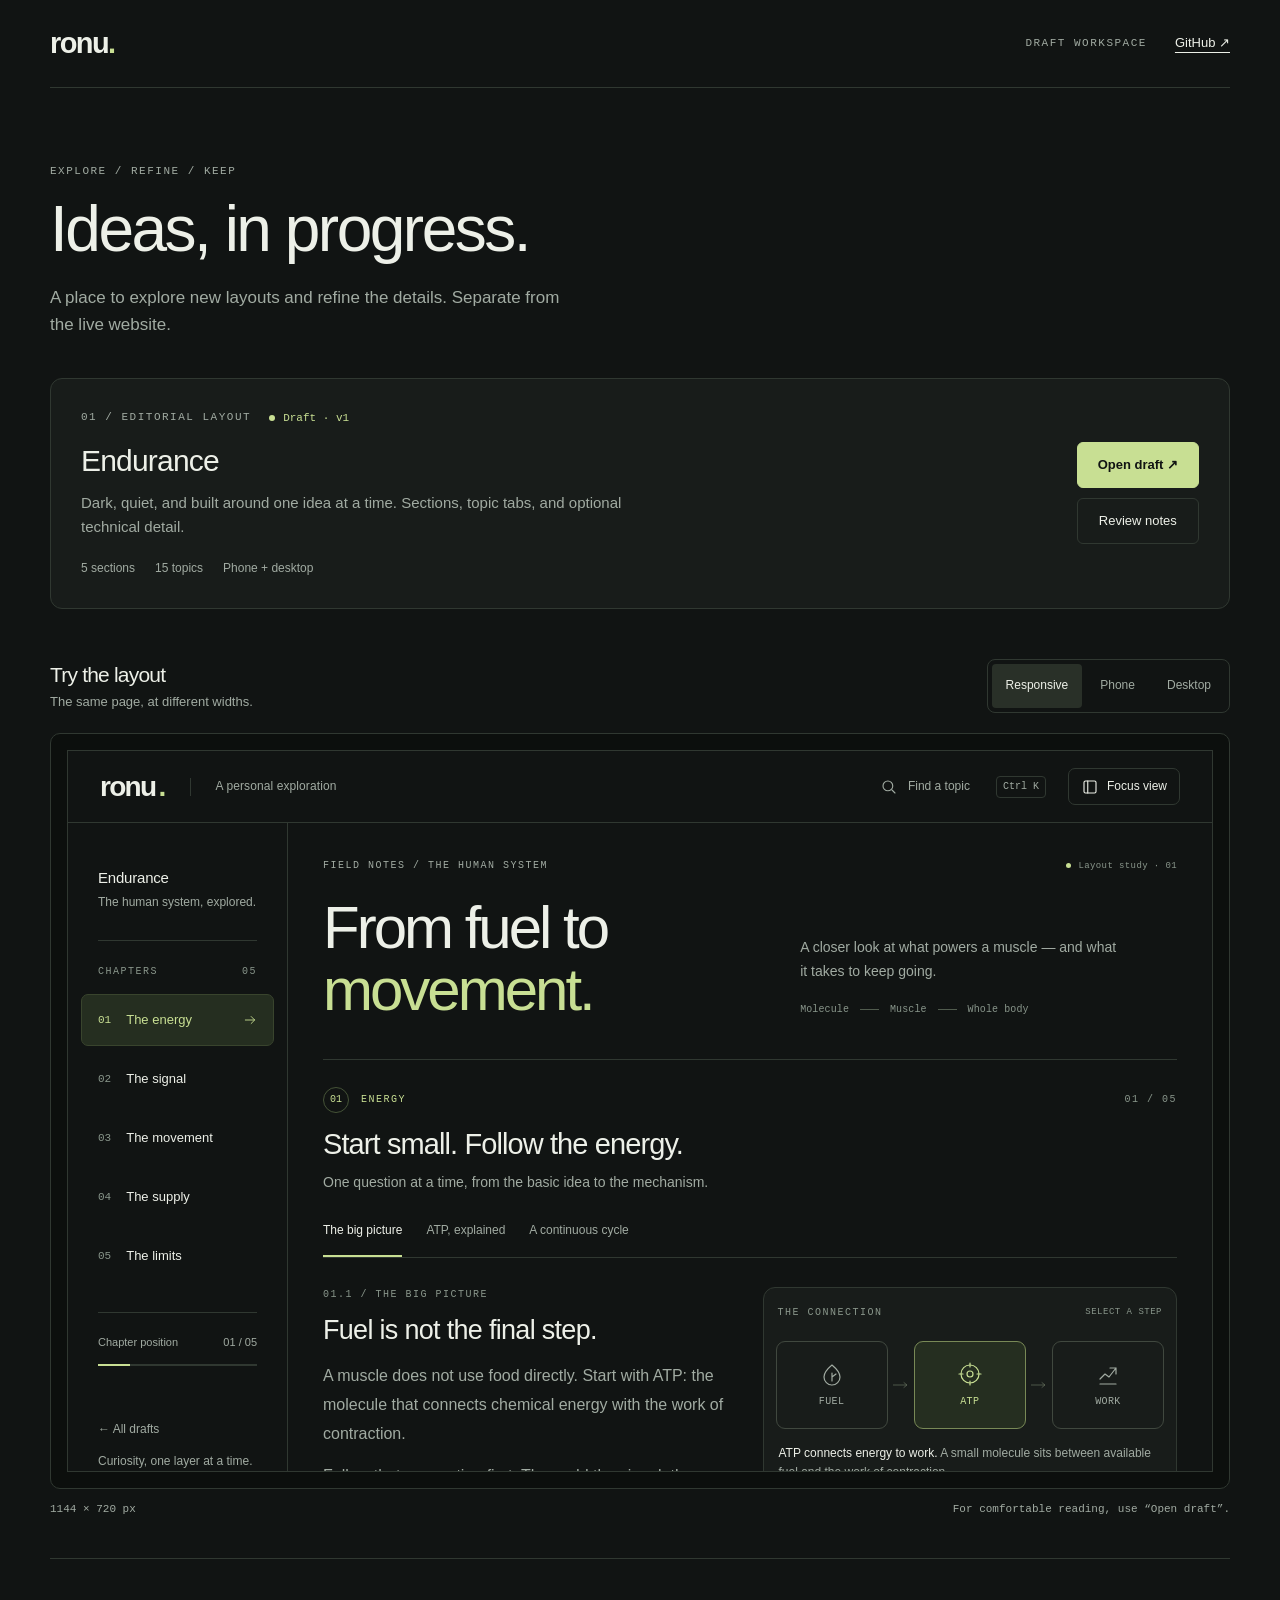
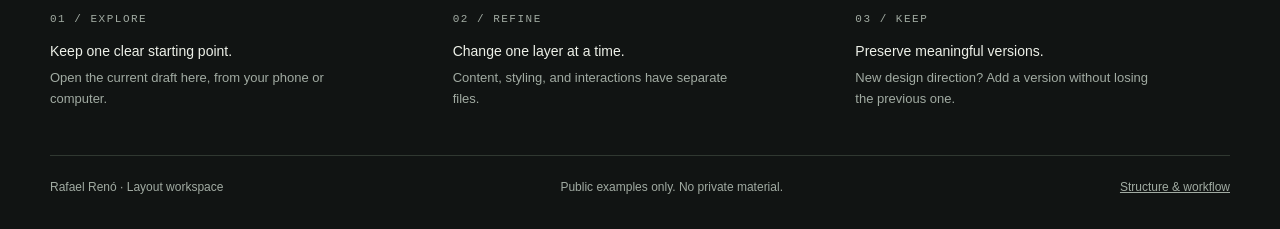
<file: drafts/index.html>
<!doctype html>
<html lang="en">
<head>
<meta charset="utf-8">
<meta name="viewport" content="width=device-width, initial-scale=1">
<meta name="color-scheme" content="dark">
<meta name="theme-color" content="#111413">
<meta name="robots" content="noindex, nofollow">
<title>Drafts — Ronu</title>
<style>
:root{--bg:#111413;--surface:#181c1a;--border:#303831;--text:#edf0e8;--muted:#a1aba2;--accent:#c8df93;--sans:Inter,"Helvetica Neue",Arial,sans-serif;--mono:"SFMono-Regular",Consolas,monospace}
*{box-sizing:border-box}html{color-scheme:dark}body{margin:0;background:var(--bg);color:var(--text);font:16px/1.6 var(--sans);-webkit-font-smoothing:antialiased}a{color:inherit}button{font:inherit;cursor:pointer}a,button{touch-action:manipulation}a:focus-visible,button:focus-visible{outline:2px solid var(--accent);outline-offset:5px}header,main,footer{width:min(1180px,calc(100% - 64px));margin:auto}.top{min-height:88px;display:flex;align-items:center;justify-content:space-between;border-bottom:1px solid var(--border);gap:20px}.brand{text-decoration:none;font-weight:700;font-size:29px;letter-spacing:-1.6px}.brand span{color:var(--accent)}.label{font:11px/1.6 var(--mono);text-transform:uppercase;letter-spacing:1.5px;color:var(--muted)}.top-right{display:flex;align-items:center;gap:28px}.text-link{display:inline-flex;align-items:center;min-height:44px;font-size:13px;text-underline-offset:5px}.intro{padding:68px 0 40px;max-width:680px}h1{font-size:clamp(36px,6vw,64px);line-height:1.08;letter-spacing:-2.5px;font-weight:500;margin:13px 0 20px}p{color:var(--muted);margin:0}.intro p{max-width:530px;font-size:17px}.draft{border:1px solid var(--border);border-radius:12px;background:var(--surface);padding:30px;display:grid;grid-template-columns:minmax(0,1fr) auto;gap:24px;align-items:center}.meta{display:flex;align-items:center;gap:18px;flex-wrap:wrap}.status{font:11px/1.5 var(--mono);color:var(--accent);display:flex;align-items:center;gap:8px}.status:before{content:"";width:6px;height:6px;border-radius:50%;background:var(--accent)}h2{font-weight:500;font-size:30px;letter-spacing:-.8px;line-height:1.2;margin:16px 0 12px}.draft p{font-size:15px;max-width:600px}.details{margin-top:20px;font-size:12px;color:var(--muted);display:flex;gap:20px;flex-wrap:wrap}.actions{display:flex;flex-direction:column;align-items:stretch;gap:10px}.button{display:inline-flex;justify-content:center;align-items:center;min-height:46px;padding:10px 20px;border-radius:6px;border:1px solid var(--border);font-size:13px;text-decoration:none;white-space:nowrap}.button.primary{background:var(--accent);color:#111413;border-color:var(--accent);font-weight:600}.button:hover{filter:brightness(1.12)}.review{margin-top:50px}.review-head{display:flex;justify-content:space-between;align-items:end;gap:24px;margin-bottom:20px}.review h2{font-size:21px;margin:0 0 5px}.review p{font-size:13px}.views{display:flex;gap:4px;border:1px solid var(--border);padding:4px;border-radius:8px;flex-shrink:0}.views button{min-height:44px;padding:8px 14px;border:0;border-radius:4px;color:var(--muted);background:transparent;font-size:12px}.views button[aria-pressed="true"]{color:var(--text);background:#293028}.stage{background:#0c0f0d;border:1px solid var(--border);border-radius:10px;padding:16px;overflow:hidden}.frame-box{position:relative;margin:auto;overflow:hidden;background:var(--bg);border:1px solid var(--border)}iframe{display:block;border:0;position:absolute;left:0;top:0;transform-origin:top left;background:var(--bg)}.review-foot{display:flex;justify-content:space-between;gap:20px;margin-top:12px;font:11px/1.6 var(--mono);color:var(--muted)}.workflow{display:grid;grid-template-columns:repeat(3,minmax(0,1fr));gap:28px;padding:45px 0;margin-top:40px;border-top:1px solid var(--border)}h3{font-size:14px;font-weight:500;margin:10px 0 6px}.workflow p{font-size:13px;max-width:300px}footer{border-top:1px solid var(--border);padding:22px 0 32px;display:flex;justify-content:space-between;gap:24px;flex-wrap:wrap;font-size:12px;color:var(--muted)}.skip{position:fixed;top:-80px;left:16px;z-index:10;padding:12px;background:var(--accent);color:var(--bg)}.skip:focus{top:12px}[hidden]{display:none!important}
@media(max-width:700px){header,main,footer{width:calc(100% - 36px)}.top{min-height:76px}.top-right{gap:14px}.top-right .label{display:none}.intro{padding:42px 0 28px}h1{letter-spacing:-1.5px}.intro p{font-size:16px}.draft{padding:24px;grid-template-columns:1fr;gap:24px}.actions{flex-direction:row;flex-wrap:wrap}.actions .button{flex:1}.review{margin-top:36px}.review-head{align-items:start;flex-direction:column;gap:16px}.views{width:100%}.views button{flex:1}.stage{padding:8px}.review-foot{flex-direction:column;gap:5px}.workflow{grid-template-columns:1fr;gap:24px;padding:30px 0;margin-top:30px}.workflow p{max-width:none}footer{gap:8px}}
</style>
</head>
<body>
<a class="skip" href="#main">Skip to drafts</a>
<header class="top"><a class="brand" href="index.html" aria-label="Ronu drafts home">ronu<span>.</span></a><div class="top-right"><span class="label">Draft workspace</span><a class="text-link" href="https://github.com/the-reno/ronu-public/tree/main/drafts">GitHub ↗</a></div></header>
<main id="main">
<section class="intro"><span class="label">Explore / Refine / Keep</span><h1>Ideas, in progress.</h1><p>A place to explore new layouts and refine the details. Separate from the live website.</p></section>
<section class="draft" aria-labelledby="draft-title">
<div><div class="meta"><span class="label">01 / Editorial layout</span><span class="status">Draft · v1</span></div><h2 id="draft-title">Endurance</h2><p>Dark, quiet, and built around one idea at a time. Sections, topic tabs, and optional technical detail.</p><div class="details"><span>5 sections</span><span>15 topics</span><span>Phone + desktop</span></div></div>
<div class="actions"><a class="button primary" href="endurance/v1/index.html">Open draft ↗</a><a class="button" href="https://github.com/the-reno/ronu-public/blob/main/drafts/endurance/v1/NOTES.md">Review notes</a></div>
</section>
<section class="review" aria-labelledby="review-title">
<div class="review-head"><div><h2 id="review-title">Try the layout</h2><p>The same page, at different widths.</p></div><div class="views" id="view-controls" role="group" aria-label="Preview width" hidden><button type="button" data-view="auto" aria-pressed="true">Responsive</button><button type="button" data-view="phone" aria-pressed="false">Phone</button><button type="button" data-view="desktop" aria-pressed="false">Desktop</button></div></div>
<div class="stage" id="stage" hidden><div class="frame-box" id="frame-box"><iframe id="preview" title="Interactive Endurance layout preview" src="endurance/v1/index.html" referrerpolicy="no-referrer"></iframe></div></div>
<div class="review-foot"><span id="size-label" aria-live="polite"></span><span>For comfortable reading, use “Open draft”.</span></div>
<noscript><p>Open the draft directly to explore it with JavaScript enabled.</p></noscript>
</section>
<section class="workflow" aria-label="Draft workflow"><div><span class="label">01 / Explore</span><h3>Keep one clear starting point.</h3><p>Open the current draft here, from your phone or computer.</p></div><div><span class="label">02 / Refine</span><h3>Change one layer at a time.</h3><p>Content, styling, and interactions have separate files.</p></div><div><span class="label">03 / Keep</span><h3>Preserve meaningful versions.</h3><p>New design direction? Add a version without losing the previous one.</p></div></section>
</main>
<footer><span>Rafael Renó · Layout workspace</span><span>Public examples only. No private material.</span><a href="https://github.com/the-reno/ronu-public/blob/main/drafts/README.md">Structure &amp; workflow</a></footer>
<script>
'use strict';
const stage=document.getElementById('stage');
const box=document.getElementById('frame-box');
const frame=document.getElementById('preview');
const controls=document.getElementById('view-controls');
const label=document.getElementById('size-label');
let view='auto';
controls.hidden=false;stage.hidden=false;
function resizePreview(){
 const style=getComputedStyle(stage);
 const available=Math.max(1,stage.clientWidth-parseFloat(style.paddingLeft)-parseFloat(style.paddingRight)-2);
 const width=view==='desktop'?1440:view==='phone'?390:Math.floor(available);
 const height=view==='desktop'?960:view==='phone'?844:Math.min(820,Math.max(560,window.innerHeight-180));
 const scale=Math.min(1,available/width);
 frame.style.width=width+'px';frame.style.height=height+'px';frame.style.transform=`scale(${scale})`;
 box.style.width=(width*scale+2)+'px';box.style.height=(height*scale+2)+'px';
 label.textContent=`${width} × ${height} px${scale<.99?' · Scaled overview':''}`;
}
controls.addEventListener('click',event=>{
 const button=event.target.closest('[data-view]');if(!button)return;
 view=button.dataset.view;
 controls.querySelectorAll('button').forEach(item=>item.setAttribute('aria-pressed',String(item===button)));
 resizePreview();
});
if('ResizeObserver' in window)new ResizeObserver(resizePreview).observe(stage);
window.addEventListener('resize',resizePreview);
resizePreview();
</script>
</body>
</html>
</file>
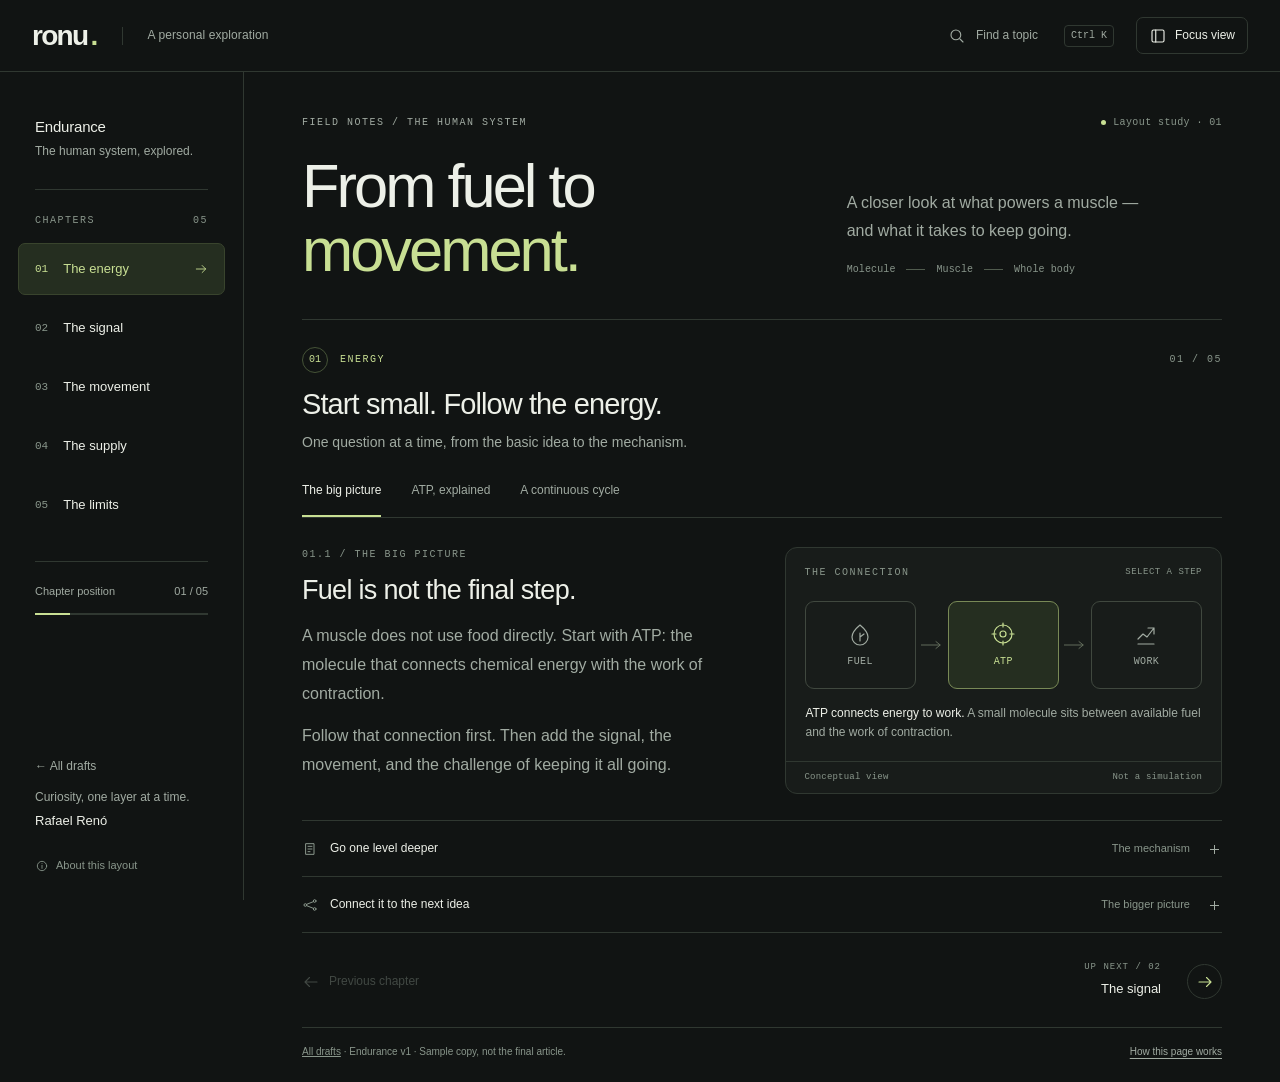
<file: drafts/endurance/v1/index.html>
<!doctype html>
<html lang="en">
<head>
<meta charset="utf-8">
<meta name="viewport" content="width=device-width, initial-scale=1">
<meta name="robots" content="noindex, nofollow">
<meta name="color-scheme" content="dark">
<meta name="theme-color" content="#111413">
<meta name="description" content="A working dark editorial layout for Ronu. Explore chapters, topics, and optional detail. Standalone layout prototype; not the published article.">
<title>Endurance — Ronu / Layout study</title>
<link rel="stylesheet" href="styles.css">
</head>
<body>
<a class="skip" href="#main">Skip to content</a>
<noscript><div class="noscript">This interactive prototype needs JavaScript enabled. Open this HTML file in a browser with JavaScript enabled.</div></noscript>
<header class="topbar">
  <button class="mobile-menu" id="menu-toggle" aria-label="Open section navigation" aria-expanded="false" aria-controls="sidebar"><svg class="icon" viewBox="0 0 24 24"><path d="M4 7h16M4 12h16M4 17h16"/></svg></button>
  <a class="brand" href="#energy/overview" aria-label="Ronu — return to the first chapter">ronu<span class="brand-dot">.</span></a>
  <span class="top-divider" aria-hidden="true"></span><span class="top-label">A personal exploration</span>
  <div class="top-actions">
    <button class="search-trigger" id="open-search" aria-haspopup="dialog" aria-label="Find a topic"><svg class="icon" viewBox="0 0 24 24"><circle cx="10.5" cy="10.5" r="6.5"/><path d="m16 16 4 4"/></svg><span class="search-text">Find a topic</span><span class="key" aria-hidden="true">Ctrl K</span></button>
    <button class="focus-trigger" id="focus-toggle" aria-pressed="false"><svg class="icon" viewBox="0 0 24 24"><rect x="4" y="4" width="16" height="16" rx="2"/><path d="M9 4v16"/></svg><span>Focus view</span></button>
  </div>
</header>
<div class="overlay" id="rail-overlay"></div>
<aside class="rail" id="sidebar" aria-label="Chapter navigation">
  <button class="mobile-close" id="close-menu" aria-label="Close section navigation"><svg class="icon" viewBox="0 0 24 24"><path d="m6 6 12 12M6 18 18 6"/></svg></button>
  <div class="rail-top"><p class="rail-title">Endurance</p><p class="rail-sub">The human system, explored.</p><div class="rail-rule"></div></div>
  <div class="nav-label mono"><span>Chapters</span><span>05</span></div>
  <nav class="chapter-list" id="chapter-nav" aria-label="Chapters"></nav>
  <div class="rail-progress"><div class="progress-caption"><span>Chapter position</span><span id="progress-label">01 / 05</span></div><div class="progress-track" role="progressbar" id="chapter-progress" aria-label="Chapter position" aria-valuemin="1" aria-valuemax="5" aria-valuenow="1"><span class="progress-fill" id="progress-fill"></span></div></div>
  <div class="rail-bottom"><a class="draft-return" href="../../index.html" target="_top">← All drafts</a><p class="personal-note">Curiosity, one layer at a time.</p><p class="signature">Rafael Renó</p><button class="layout-link" data-open-about><svg class="icon" viewBox="0 0 24 24" style="width:14px;height:14px"><circle cx="12" cy="12" r="8"/><path d="M12 11v5M12 8v.1"/></svg>About this layout</button></div>
</aside>
<main class="main" id="main" tabindex="-1">
  <section class="hero" aria-labelledby="page-title">
    <div class="eyebrow-row"><span class="eyebrow mono">Field notes / The human system</span><span class="draft-tag"><span class="status-dot"></span>Layout study · 01</span></div>
    <div class="hero-grid"><h1 id="page-title">From fuel to<br><span>movement.</span></h1><div class="hero-side"><p>A closer look at what powers a muscle — and what it takes to keep going.</p><div class="scale-trail"><span>Molecule</span><span class="trail-line"></span><span>Muscle</span><span class="trail-line"></span><span>Whole body</span></div></div></div>
  </section>
  <div class="focus-strip"><span>Endurance / Focus view</span><label class="sr-only" for="chapter-select">Change chapter</label><select class="chapter-select" id="chapter-select"></select></div>
  <article class="chapter" aria-labelledby="section-title">
    <div class="section-top"><span class="section-number" id="section-number">01</span><span class="section-label mono" id="section-label">Energy</span><span class="section-count mono" id="section-count">01 / 05</span></div>
    <h2 id="section-title" tabindex="-1">Start small. Follow the energy.</h2>
    <p class="section-description" id="section-description">One question at a time, from the basic idea to the mechanism.</p>
    <div class="topic-tabs" id="topic-tabs" role="tablist" aria-label="Topics in this chapter"></div>
    <section class="topic-panel" id="topic-panel" role="tabpanel" tabindex="0">
      <div class="topic-grid">
        <div class="topic-text"><div class="topic-eyebrow mono" id="topic-eyebrow"></div><h3 class="topic-heading" id="topic-heading"></h3><div id="topic-copy"></div></div>
        <figure class="concept" aria-labelledby="concept-label">
          <div class="concept-top"><span class="mono" id="concept-label">The connection</span><span class="concept-badge">SELECT A STEP</span></div>
          <div class="concept-steps" id="concept-steps" role="group" aria-label="Explore the conceptual steps"></div>
          <figcaption class="concept-caption" id="concept-caption" aria-live="polite"></figcaption>
          <div class="concept-foot"><span>Conceptual view</span><span>Not a simulation</span></div>
        </figure>
      </div>
      <div class="details-stack">
        <details id="mechanism-detail"><summary><svg class="icon detail-icon" viewBox="0 0 24 24"><path d="M6 4h12v16H6zM9 8h6M9 12h6M9 16h3"/></svg><span class="detail-label">Go one level deeper</span><span class="detail-hint">The mechanism</span><span class="plus" aria-hidden="true"></span></summary><div class="detail-copy" id="mechanism-copy"></div></details>
        <details id="connection-detail"><summary><svg class="icon detail-icon" viewBox="0 0 24 24"><circle cx="5" cy="12" r="2"/><circle cx="19" cy="6" r="2"/><circle cx="19" cy="18" r="2"/><path d="m7 11 10-4M7 13l10 4"/></svg><span class="detail-label">Connect it to the next idea</span><span class="detail-hint">The bigger picture</span><span class="plus" aria-hidden="true"></span></summary><div class="detail-copy" id="connection-copy"></div></details>
      </div>
    </section>
    <div class="next-row"><button class="previous" id="previous-chapter"><svg class="icon" viewBox="0 0 24 24"><path d="M20 12H4m6-6-6 6 6 6"/></svg>Previous chapter</button><a class="next" id="next-chapter" href="#signal/overview"><span><span class="next-label" id="next-label">Up next / 02</span><span class="next-title" id="next-title">The signal</span></span><span class="next-arrow"><svg class="icon" viewBox="0 0 24 24"><path d="M4 12h16m-6-6 6 6-6 6"/></svg></span></a></div>
  </article>
  <footer class="page-foot"><span><a href="../../index.html" target="_top">All drafts</a> · Endurance v1 · Sample copy, not the final article.</span><button class="footer-button" data-open-about>How this page works</button></footer>
  <div class="sr-only" aria-live="polite" id="route-announcement"></div>
</main>
<dialog class="search-dialog" id="search-dialog" aria-label="Find a topic">
  <div class="dialog-search-head"><svg class="icon" viewBox="0 0 24 24"><circle cx="10.5" cy="10.5" r="6.5"/><path d="m16 16 4 4"/></svg><label class="sr-only" for="topic-search">Search all chapters and topics</label><input id="topic-search" type="search" placeholder="Find a topic…" autocomplete="off"><button class="dialog-close" data-close="search-dialog" aria-label="Close search"><svg class="icon" viewBox="0 0 24 24"><path d="m6 6 12 12M6 18 18 6"/></svg></button></div>
  <div class="search-results" id="search-results"></div><div class="search-bottom">Search every chapter · Tab or ↓ to navigate · Esc to close</div>
</dialog>
<dialog class="about-dialog" id="about-dialog" aria-labelledby="about-title">
  <div class="about-top"><span class="mono">Ronu / Layout study 01</span><button class="dialog-close" data-close="about-dialog" aria-label="Close layout information"><svg class="icon" viewBox="0 0 24 24"><path d="m6 6 12 12M6 18 18 6"/></svg></button></div>
  <h2 id="about-title">A quiet space to follow an idea.</h2><p>This is a working layout example, not a redesign of the article’s content. The same structure can support other subjects.</p>
  <ol class="structure-list"><li><span><strong>Chapters.</strong> Move between the main sections without losing your place.</span></li><li><span><strong>Topics.</strong> Choose a specific question inside a chapter.</span></li><li><span><strong>The explanation.</strong> Short reading on one side; a useful visual on the other.</span></li><li><span><strong>Optional depth.</strong> Open the mechanism and connections only when you need them.</span></li><li><span><strong>Continue or focus.</strong> Follow the next chapter, search, or reduce the interface.</span></li></ol>
  <p>Try the chapter navigation, topic tabs, diagram steps, expandable notes, search, and Focus view. On a phone, use the menu to open the chapters.</p><p class="about-source">Sample content adapted from <a href="https://ronu.one/triathlon/energy.html" target="_blank" rel="noopener noreferrer">Ronu’s Endurance notes</a>. Conceptual sketches are not physiological models. Content and scientific references will be reviewed separately. Nothing here changes the live website.</p><button class="return-exploring" data-close="about-dialog">Back to exploring</button>
</dialog>
<script src="content.js" defer></script>
<script src="app.js" defer></script>
</body>
</html>
</file>
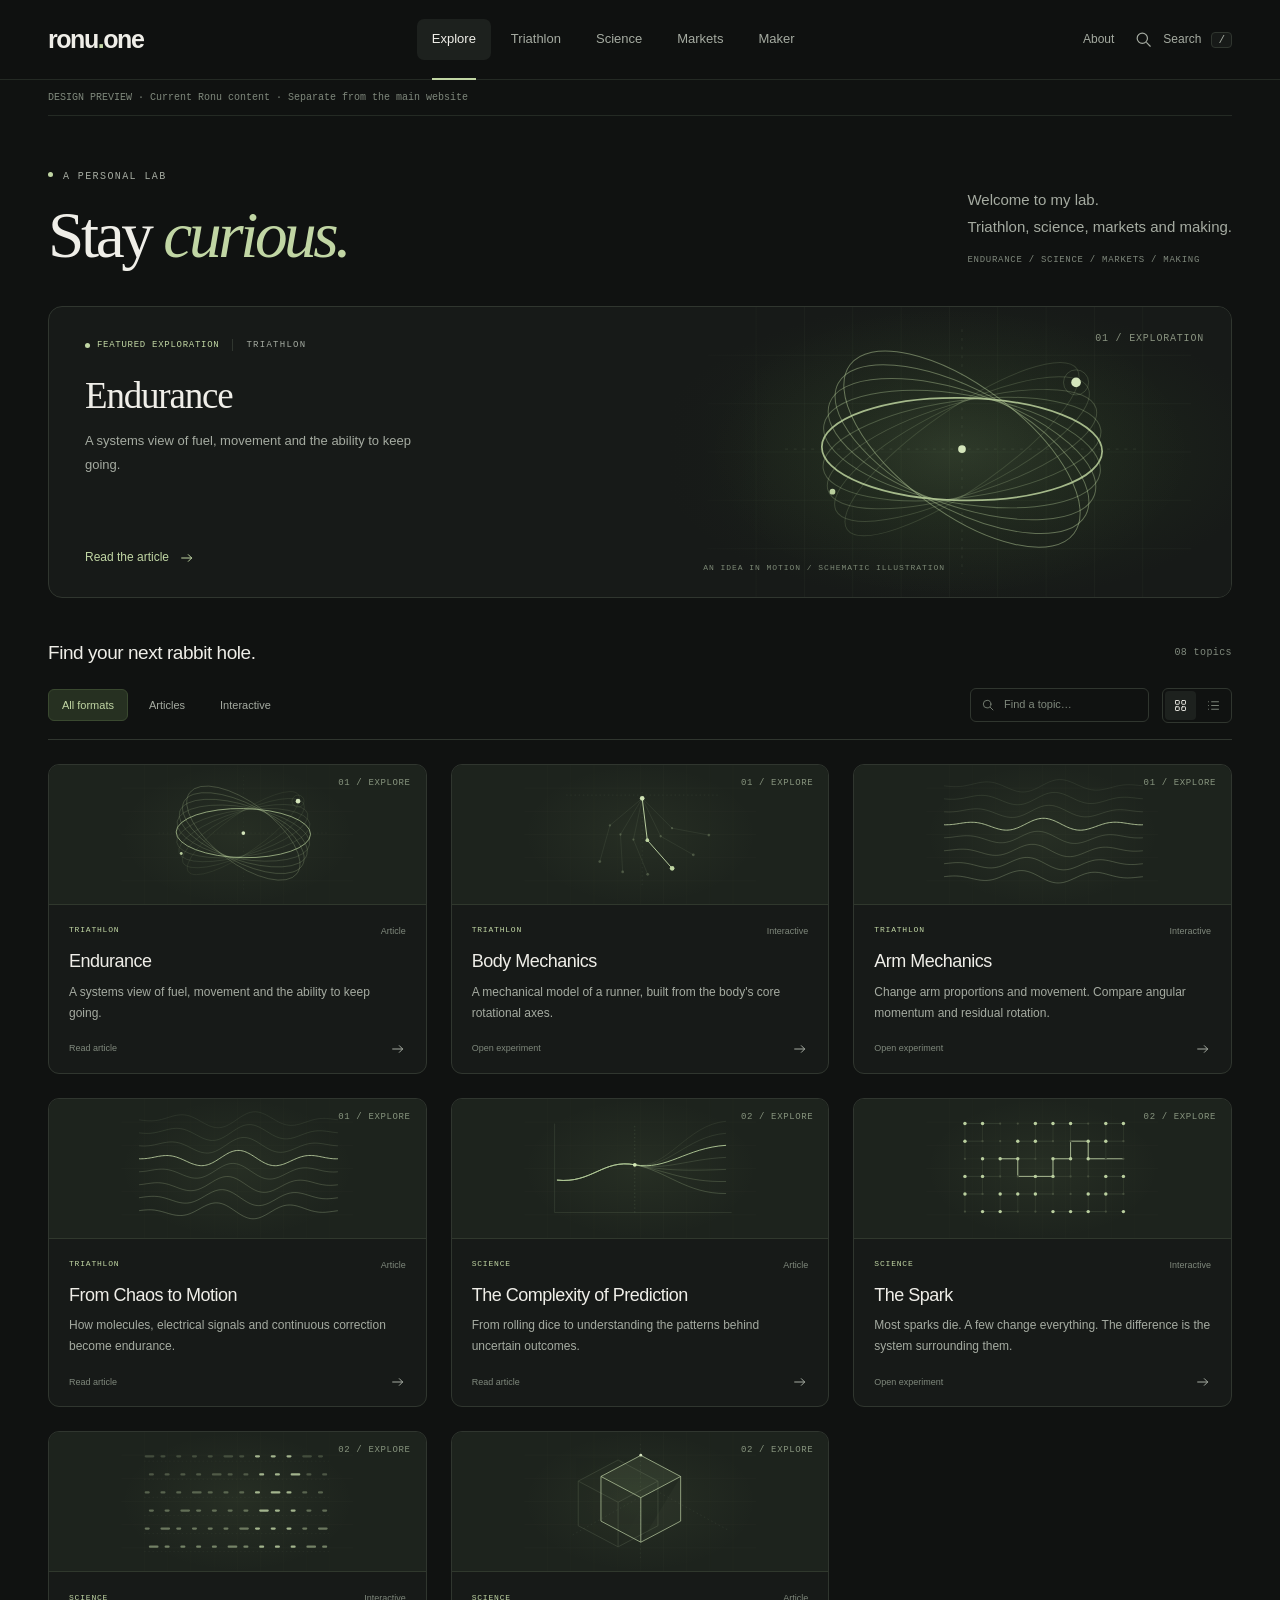
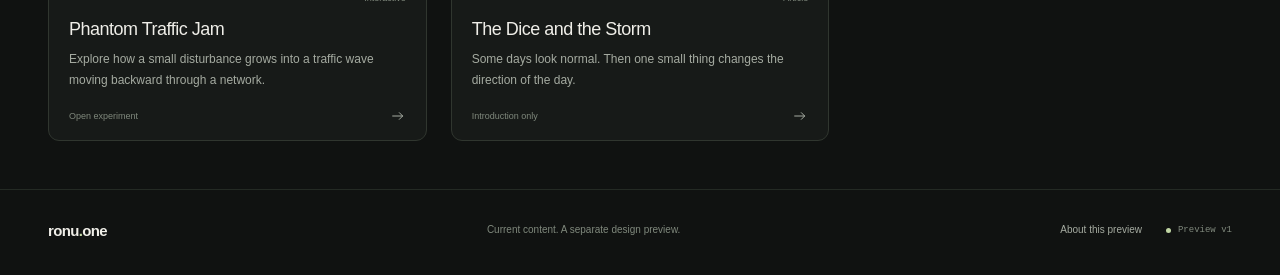
<file: drafts/site/v1/index.html>
<!DOCTYPE html>

<html lang="en">
<head>
<meta charset="utf-8"/>
<meta content="width=device-width, initial-scale=1" name="viewport"/>
<meta content="#101211" name="theme-color"/>
<meta content="A separate Ronu.one design preview using the current published articles and experiments." name="description"/>
<title>Ronu.one — Site preview</title>

<meta content="noindex, nofollow, noarchive" name="robots"/><meta content="no-referrer" name="referrer"/><link href="styles.css" rel="stylesheet"/><link href="reader.css" rel="stylesheet"/></head>
<body><noscript><div class="wrap" style="padding:24px 0">Enable JavaScript to browse this preview. <a href="https://ronu.one/" rel="noopener noreferrer" target="_blank">Open the current website</a>.</div></noscript>
<a class="skip" href="#main">Skip to content</a>
<header class="site-header">
<div class="header-inner wrap">
<a aria-label="Ronu.one home" class="brand" href="#explore">ronu<span>.</span>one</a>
<nav aria-label="Main sections" class="nav">
<a aria-current="page" data-section="all" href="#explore">Explore</a>
<a data-section="triathlon" href="#section/triathlon">Triathlon</a>
<a data-section="science" href="#section/science">Science</a>
<a data-section="markets" href="#section/markets">Markets</a>
<a data-section="maker" href="#section/maker">Maker</a>
</nav>
<div class="header-tools">
<button class="about-button" id="about-open" type="button">About</button>
<button aria-keyshortcuts="/" aria-label="Search all topics" class="search-trigger" id="search-open" type="button">
<svg aria-hidden="true" class="icon"><use href="#i-search"></use></svg><span>Search</span><kbd aria-hidden="true">/</kbd>
</button>
</div>
</div>
</header>
<div class="reading-progress" hidden="" id="reading-progress"><span></span></div>
<main id="main" tabindex="-1">
<div class="wrap" id="browse-page">
<p class="preview-notice">DESIGN PREVIEW · Current Ronu content · Separate from the main website</p><section aria-labelledby="page-title" class="intro">
<div><div class="eyebrow" id="intro-eyebrow"><span class="tiny-dot"></span>A personal lab</div><h1 id="page-title">Stay <em>curious.</em></h1></div>
<div class="intro-copy"><p id="intro-description">Ideas, models and experiments.<br/>Different subjects. The same curiosity.</p><div class="eyebrow" id="intro-note">Endurance / Science / Markets / Making</div></div>
</section>
<a aria-labelledby="feature-title" class="feature" href="#topic/endurance" id="featured-topic"></a>
<section aria-labelledby="library-title" class="library" id="library">
<div class="library-title-row"><h2 class="library-heading" id="library-title">Find your next rabbit hole.</h2><span aria-live="polite" class="library-count" id="topic-count" role="status"></span></div>
<div class="browse-tools">
<div aria-label="Filter by format" class="format-filters" role="group">
<button aria-pressed="true" class="filter-button" data-type="all" type="button">All formats</button>
<button aria-pressed="false" class="filter-button" data-type="Article" type="button">Articles</button>
<button aria-pressed="false" class="filter-button" data-type="Interactive" type="button">Interactive</button>

</div>
<div class="library-actions">
<label class="inline-search"><svg aria-hidden="true" class="icon"><use href="#i-search"></use></svg><span class="sr-only">Filter topics in this section</span><input autocomplete="off" id="topic-filter" placeholder="Find a topic…" type="search"/></label>
<div aria-label="Topic display" class="view-toggle" role="group">
<button aria-label="Grid view" aria-pressed="true" id="grid-view" type="button"><svg aria-hidden="true" class="icon"><use href="#i-grid"></use></svg></button>
<button aria-label="List view" aria-pressed="false" id="list-view" type="button"><svg aria-hidden="true" class="icon"><use href="#i-list"></use></svg></button>
</div>
</div>
</div>
<div class="topic-grid" id="topic-grid"></div>
<div class="empty-state" hidden="" id="empty-state"><h3>No topics found.</h3><p>Try another word or clear the filters.</p><button class="small-cta" id="clear-filters" type="button">Clear filters</button></div>
</section>
</div>
<div class="wrap" hidden="" id="reader-page"></div>

</main>
<footer class="site-footer"><div class="footer-inner wrap"><a class="brand footer-brand" href="#explore">ronu<span>.</span>one</a><p>Current content. A separate design preview.</p><div class="footer-meta"><button id="design-notes-open" type="button">About this preview</button><span class="prototype-indicator">Preview v1</span></div></div></footer>
<dialog aria-label="Search all topics" class="search-dialog" id="search-dialog">
<div class="search-dialog-head"><svg aria-hidden="true" class="icon"><use href="#i-search"></use></svg><label class="sr-only" for="global-search">Search all topics</label><input autocomplete="off" id="global-search" placeholder="What are you curious about?" type="search"/><button aria-label="Close search" id="search-close" type="button">Esc</button></div>
<div class="search-results" id="search-results"></div><div class="search-help"><span aria-live="polite" id="search-result-count" role="status">Search across every section</span><span>Tab to navigate · Enter to open</span></div>
</dialog>
<dialog aria-labelledby="about-title" class="about-dialog" id="about-dialog"><div class="about-dialog-head"><span class="eyebrow">Ronu.one / Site preview v1</span><button aria-label="Close about" class="icon-btn" id="about-close" type="button">×</button></div><h2 id="about-title">Different subjects.<br/>One curious mind.</h2><p>The approved dark layout, now connected to the eight topics linked from the current Ronu homepage.</p><p>Articles are read from a pinned copy of the public website source and restyled here. Interactive models load from their existing public pages when you start them; their code is unchanged.</p><p>Markets and Maker retain their sections without invented articles. Unlisted experiments and private material are not included.</p><p>This preview is public, unlinked from the main website, and marked noindex. It is not password-protected. The main site's files and navigation are unchanged.</p><p style="font-size:11px">Source snapshot: 21 September 2026. No analytics or sign-in. A display preference may be stored only in your browser.</p></dialog>
<svg aria-hidden="true" height="0" style="position:absolute;overflow:hidden" width="0" xmlns="http://www.w3.org/2000/svg"><defs>
<symbol id="i-search" viewbox="0 0 24 24"><circle cx="10.5" cy="10.5" r="6.5"></circle><path d="m16 16 4.5 4.5"></path></symbol>
<symbol id="i-arrow" viewbox="0 0 24 24"><path d="M4 12h15m-5-5 5 5-5 5"></path></symbol>
<symbol id="i-back" viewbox="0 0 24 24"><path d="M20 12H5m5-5-5 5 5 5"></path></symbol>
<symbol id="i-close" viewbox="0 0 24 24"><path d="m6 6 12 12M18 6 6 18"></path></symbol>
<symbol id="i-grid" viewbox="0 0 24 24"><rect height="6" rx="1" width="6" x="4" y="4"></rect><rect height="6" rx="1" width="6" x="14" y="4"></rect><rect height="6" rx="1" width="6" x="4" y="14"></rect><rect height="6" rx="1" width="6" x="14" y="14"></rect></symbol>
<symbol id="i-list" viewbox="0 0 24 24"><path d="M9 6h11M9 12h11M9 18h11M4 6h.1M4 12h.1M4 18h.1"></path></symbol>
<symbol id="i-triathlon" viewbox="0 0 24 24"><path d="M2 13h4l3-7 5 13 3-6h5"></path></symbol>
<symbol id="i-science" viewbox="0 0 24 24"><circle cx="12" cy="12" r="2"></circle><ellipse cx="12" cy="12" rx="10" ry="4" transform="rotate(-35 12 12)"></ellipse><ellipse cx="12" cy="12" rx="10" ry="4" transform="rotate(35 12 12)"></ellipse></symbol>
<symbol id="i-markets" viewbox="0 0 24 24"><path d="M4 4v16h16M7 15l4-5 4 2 5-7"></path></symbol>
<symbol id="i-maker" viewbox="0 0 24 24"><path d="m12 3 9 5v9l-9 5-9-5V8l9-5zm0 10 9-5m-9 5L3 8m9 5v9"></path></symbol>
</defs></svg>

<script defer="" src="content.js"></script><script defer="" src="art.js"></script><script defer="" src="reader.js"></script><script defer="" src="app.js"></script></body>
</html>
</file>
<file: drafts/endurance/v1/styles.css>
:root{--bg:#111413;--surface:#181c1a;--raised:#202622;--border:#303831;--text:#edf0e8;--muted:#a1aba2;--quiet:#89968b;--accent:#c8df93;--accent-surface:#252e20;--rail:244px;--header:72px;--r:12px;--sans:Inter,"Helvetica Neue",Arial,sans-serif;--mono:"SFMono-Regular",Consolas,"Liberation Mono",monospace}
*{box-sizing:border-box}html{scroll-behavior:smooth;scroll-padding-top:100px}body{margin:0;background:var(--bg);color:var(--text);font-family:var(--sans);font-size:16px;-webkit-font-smoothing:antialiased;line-height:1.6}button,input,select{font:inherit}button,a,input,summary,select{-webkit-tap-highlight-color:transparent}button{color:inherit;cursor:pointer}button:disabled{cursor:default}a{color:inherit}button:focus-visible,a:focus-visible,input:focus-visible,summary:focus-visible,select:focus-visible{outline:2px solid var(--accent);outline-offset:5px}button{border:0;background:none}button svg,a svg{flex-shrink:0}svg{display:block}button,a{touch-action:manipulation}[hidden]{display:none!important}.sr-only{position:absolute;width:1px;height:1px;padding:0;margin:-1px;overflow:hidden;clip:rect(0,0,0,0);white-space:nowrap;border:0}.skip{position:fixed;left:16px;top:-70px;background:var(--accent);color:var(--bg);padding:12px 20px;z-index:100;border-radius:8px}.skip:focus{top:12px}.mono{font:10px/1.5 var(--mono);text-transform:uppercase;letter-spacing:1.5px}.icon{width:18px;height:18px;stroke:currentColor;fill:none;stroke-width:1.5;stroke-linecap:round;stroke-linejoin:round}.topbar{height:var(--header);position:sticky;top:0;z-index:30;display:flex;align-items:center;padding:0 32px;background:var(--bg);border-bottom:1px solid var(--border)}.brand{font-size:28px;font-weight:700;letter-spacing:-1.7px;text-decoration:none;line-height:1;display:inline-flex;align-items:center;gap:3px;padding:8px 0}.brand-dot{color:var(--accent)}.top-divider{width:1px;height:18px;background:var(--border);margin:0 25px}.top-label{color:var(--muted);font-size:12px;letter-spacing:.1px}.top-actions{margin-left:auto;display:flex;gap:12px;align-items:center}.search-trigger{display:flex;gap:10px;align-items:center;padding:8px 10px;color:var(--muted);font-size:12px}.key{font:10px/1 var(--mono);border:1px solid var(--border);border-radius:4px;padding:5px 6px;color:var(--muted);margin-left:16px}.focus-trigger{display:flex;gap:8px;align-items:center;padding:8px 12px;border:1px solid var(--border);border-radius:7px;font-size:12px;min-height:36px}.focus-trigger[aria-pressed=true]{color:var(--accent);border-color:#748451;background:#20281b}.search-trigger:hover,.focus-trigger:hover{color:var(--text);background:var(--surface)}.mobile-menu{display:none;width:38px;height:38px;align-items:center;justify-content:center;margin-left:-8px;margin-right:10px}.rail{position:fixed;inset:var(--header) auto 0 0;width:var(--rail);border-right:1px solid var(--border);padding:43px 18px 25px;display:flex;flex-direction:column;background:var(--bg);z-index:25;overflow:auto}.rail-top{padding:0 17px}.rail-title{font-size:15px;font-weight:500;letter-spacing:-.2px;margin:0 0 3px}.rail-sub{font-size:12px;color:var(--muted);margin:0}.rail-rule{height:1px;background:var(--border);margin:28px 0 23px}.nav-label{display:flex;justify-content:space-between;color:var(--quiet);padding:0 17px;margin-bottom:15px}.chapter-list{display:grid;gap:7px}.chapter-link{display:flex;align-items:center;gap:15px;text-decoration:none;min-height:52px;padding:10px 16px;border-radius:7px;border:1px solid transparent;position:relative}.chapter-link .num{font:11px var(--mono);color:var(--quiet)}.chapter-name{font-size:13px}.chapter-link .chapter-arrow{margin-left:auto;opacity:0;color:var(--accent);width:14px;height:14px}.chapter-link:hover{background:var(--surface)}.chapter-link[aria-current=page]{background:var(--accent-surface);border-color:#39442d;color:var(--accent)}.chapter-link[aria-current=page] .num{color:var(--accent)}.chapter-link[aria-current=page] .chapter-arrow{opacity:1}.rail-progress{margin:30px 17px 0;padding-top:21px;border-top:1px solid var(--border)}.progress-caption{display:flex;justify-content:space-between;color:var(--muted);font-size:11px}.progress-track{height:2px;background:var(--border);margin-top:12px}.progress-fill{display:block;height:100%;background:var(--accent);width:20%;transition:width .2s ease}.rail-bottom{margin-top:auto;padding:42px 17px 0}.personal-note{font-size:12px;color:var(--muted);margin:0 0 3px}.signature{font-size:13px;color:var(--text);margin:0 0 26px}.layout-link{display:flex;align-items:center;gap:7px;padding:0;color:var(--quiet);font-size:11px}.layout-link:hover{color:var(--accent)}.main{margin-left:var(--rail);padding:43px 58px 22px;max-width:1560px}.hero{padding-bottom:37px}.eyebrow-row{display:flex;justify-content:space-between;align-items:center;gap:12px;margin-bottom:24px}.eyebrow{color:var(--muted)}.draft-tag{display:inline-flex;align-items:center;gap:7px;color:var(--quiet);font:10px var(--mono);letter-spacing:.4px}.status-dot{height:5px;width:5px;border-radius:50%;background:var(--accent)}.hero-grid{display:grid;grid-template-columns:1.35fr 1fr;gap:38px;align-items:end}h1{font-size:clamp(44px,4.8vw,70px);line-height:1.04;letter-spacing:-3px;font-weight:450;margin:0}h1 span{color:var(--accent)}.hero-side{padding-bottom:7px;max-width:320px}.hero-side p{font-size:16px;line-height:1.7;color:var(--muted);margin:0 0 20px}.scale-trail{display:flex;gap:11px;align-items:center;color:var(--quiet);font:10px var(--mono);letter-spacing:.1px}.scale-trail .trail-line{width:19px;height:1px;background:#515c4e}.chapter{border-top:1px solid var(--border);padding-top:27px}.section-top{display:flex;gap:12px;align-items:center;margin-bottom:14px}.section-number{font:10px var(--mono);color:var(--accent);display:flex;align-items:center;justify-content:center;width:26px;height:26px;border:1px solid #455337;border-radius:50%}.section-label{color:var(--accent)}.section-count{margin-left:auto;color:var(--quiet)}h2{font-size:29px;line-height:1.2;letter-spacing:-.9px;font-weight:450;margin:0 0 9px}.section-description{color:var(--muted);font-size:14px;margin:0 0 25px}.topic-tabs{display:flex;gap:30px;border-bottom:1px solid var(--border);overflow-x:auto;scrollbar-width:thin;scrollbar-color:var(--border) transparent}.topic-tab{padding:0 0 13px;flex-shrink:0;position:relative;color:var(--muted);font-size:12px;min-height:39px}.topic-tab[aria-selected=true]{color:var(--text)}.topic-tab[aria-selected=true]::after{content:"";position:absolute;bottom:0;height:2px;left:0;right:0;background:var(--accent)}.topic-tab:hover{color:var(--accent)}.topic-panel{padding-top:29px;outline:none}.topic-grid{display:grid;grid-template-columns:minmax(0,1fr) minmax(0,1fr);gap:45px;align-items:start}.topic-eyebrow{color:var(--quiet);margin-bottom:12px}.topic-heading{font-size:27px;line-height:1.24;letter-spacing:-.7px;font-weight:450;margin:0 0 15px;max-width:370px}.topic-text{max-width:510px}.topic-text p{font-size:16px;line-height:1.8;color:var(--muted);margin:0 0 13px}.topic-text p:last-child{margin-bottom:0}.topic-text .text-emphasis{color:var(--text)}.concept{margin:0;background:var(--surface);border:1px solid var(--border);border-radius:var(--r);overflow:hidden;min-height:230px}.concept-top{display:flex;align-items:center;justify-content:space-between;padding:17px 19px;color:var(--quiet)}.concept-badge{font:9px var(--mono);letter-spacing:.5px;color:var(--quiet)}.concept-steps{display:flex;align-items:center;justify-content:space-between;padding:4px 19px 0;gap:5px}.concept-node{border:1px solid #40483f;background:transparent;border-radius:9px;min-width:0;flex:1;min-height:88px;display:flex;flex-direction:column;align-items:center;justify-content:center;gap:10px;padding:9px 2px;color:var(--muted);transition:background .18s ease,border-color .18s ease;position:relative}.concept-node[aria-pressed=true]{border-color:#788956;background:#252e20;color:var(--accent)}.concept-node:hover{border-color:var(--accent)}.node-title{font:10px var(--mono);letter-spacing:.4px}.node-icon{width:24px;height:24px;stroke:currentColor;fill:none;stroke-width:1.2;stroke-linecap:round;stroke-linejoin:round}.connector{flex:0 0 22px;color:#687361}.connector svg{width:22px;height:12px}.concept-caption{font-size:12px;line-height:1.6;color:var(--muted);margin:15px 20px 18px;min-height:39px}.concept-caption strong{color:var(--text);font-weight:500}.concept-foot{border-top:1px solid var(--border);padding:9px 19px;display:flex;justify-content:space-between;color:var(--quiet);font:9px/1.5 var(--mono);letter-spacing:.2px}.details-stack{margin-top:26px;border-top:1px solid var(--border)}details{border-bottom:1px solid var(--border)}summary{list-style:none;cursor:pointer;display:flex;align-items:center;gap:12px;min-height:55px;font-size:12px;position:relative;padding:13px 0}summary::-webkit-details-marker{display:none}.detail-icon{width:16px;height:16px;stroke:var(--quiet)}.detail-label{color:var(--text)}.detail-hint{color:var(--quiet);margin-left:auto;font-size:11px}.plus{width:14px;height:14px;color:var(--muted);margin-left:6px;position:relative;flex-shrink:0}.plus::before,.plus::after{content:"";height:1px;width:9px;background:currentColor;position:absolute;left:2px;top:7px}.plus::after{transform:rotate(90deg);transition:transform .15s}details[open] .plus::after{transform:rotate(0)}summary:hover .detail-label{color:var(--accent)}.detail-copy{padding:0 28px 23px;max-width:740px;color:var(--muted);font-size:14px;line-height:1.9}.detail-copy p{margin:0 0 9px}.detail-copy p:last-child{margin-bottom:0}.detail-copy strong{color:var(--text);font-weight:500}.detail-copy a{color:var(--accent);text-underline-offset:3px}.next-row{display:flex;justify-content:space-between;align-items:center;padding:23px 0 20px;gap:20px}.previous{color:var(--quiet);display:flex;align-items:center;gap:9px;font-size:12px;padding:5px 0}.previous:hover:not(:disabled){color:var(--text)}.previous:disabled{opacity:.4}.next{display:flex;align-items:center;gap:26px;text-decoration:none;padding:6px 0;text-align:right}.next-label{display:block;color:var(--quiet);font:9px var(--mono);text-transform:uppercase;letter-spacing:1px;margin-bottom:3px}.next-title{font-size:13px;color:var(--text)}.next-arrow{width:35px;height:35px;border:1px solid var(--border);border-radius:50%;display:flex;align-items:center;justify-content:center;color:var(--accent)}.next:hover .next-arrow{border-color:var(--accent);background:var(--accent-surface)}.page-foot{display:flex;justify-content:space-between;gap:16px;border-top:1px solid var(--border);padding-top:15px;font-size:10px;line-height:1.7;color:var(--quiet)}.footer-button{padding:0;color:var(--muted);font-size:10px;text-decoration:underline;text-underline-offset:3px}.footer-button:hover{color:var(--accent)}.focus-strip{display:none;align-items:center;justify-content:space-between;gap:20px;margin-bottom:26px;color:var(--muted);font-size:12px}.chapter-select{max-width:65%;background:var(--surface);border:1px solid var(--border);border-radius:6px;color:var(--text);padding:8px 30px 8px 12px;font-size:12px}.focus-mode .rail,.focus-mode .hero{display:none}.focus-mode .main{margin:0 auto;max-width:1016px;padding-top:38px}.focus-mode .focus-strip{display:flex}.focus-mode .chapter{border-top:0;padding-top:0}.focus-mode .topic-grid{grid-template-columns:minmax(0,1.12fr) minmax(0,1fr)}.focus-mode .mobile-menu{display:none}.focus-mode .topic-text p,.focus-mode .detail-copy{font-size:16px}.overlay{display:none}.mobile-close{display:none}dialog{padding:0;background:var(--bg);border:1px solid #465042;border-radius:13px;color:var(--text);max-width:calc(100vw - 32px);box-shadow:0 24px 100px #0008}dialog::backdrop{background:#000a;backdrop-filter:blur(5px)}.search-dialog{width:600px;margin:14vh auto auto}.dialog-search-head{display:flex;align-items:center;gap:12px;padding:18px 20px;border-bottom:1px solid var(--border);color:var(--muted)}#topic-search{width:100%;background:transparent;color:var(--text);border:0;padding:4px;outline:none;font-size:16px}.dialog-close{color:var(--muted);width:32px;height:32px;flex-shrink:0;display:flex;align-items:center;justify-content:center;border-radius:5px}.dialog-close:hover{background:var(--raised);color:var(--text)}.search-results{padding:12px;max-height:54vh;overflow:auto}.result-group{font:10px var(--mono);letter-spacing:1px;text-transform:uppercase;color:var(--quiet);padding:10px}.result{width:100%;display:flex;align-items:center;justify-content:space-between;padding:13px 11px;border-radius:7px;text-align:left;font-size:13px;gap:10px}.result:hover,.result:focus-visible{background:var(--raised);color:var(--accent)}.result small{color:var(--quiet);font-size:10px}.search-empty{padding:25px 12px;color:var(--muted);font-size:14px}.search-bottom{padding:12px 21px;border-top:1px solid var(--border);color:var(--quiet);font-size:11px}.about-dialog{width:590px;padding:29px}.about-top{display:flex;justify-content:space-between;align-items:center;margin-bottom:20px}.about-top .mono{color:var(--accent)}.about-dialog h2{font-size:28px;max-width:400px}.about-dialog>p{font-size:14px;color:var(--muted);line-height:1.85}.structure-list{counter-reset:structure;padding:0;list-style:none;margin:25px 0}.structure-list li{display:grid;grid-template-columns:25px 1fr;gap:10px;padding:11px 0;border-top:1px solid var(--border);font-size:13px;color:var(--muted)}.structure-list li::before{counter-increment:structure;content:"0" counter(structure);font:11px/1.8 var(--mono);color:var(--accent)}.structure-list strong{font-weight:500;color:var(--text)}.about-source{font-size:11px!important;border-top:1px solid var(--border);padding-top:18px}.about-source a{color:var(--accent);text-underline-offset:3px}.return-exploring{background:var(--accent);color:#182014;border-radius:6px;padding:10px 17px;font-size:12px;font-weight:500}.return-exploring:hover{background:#dfefbb}.noscript{position:fixed;inset:90px 15px auto;background:var(--surface);border:1px solid var(--accent);padding:18px;z-index:90;text-align:center;color:var(--text)}
@media(min-width:1750px){.main{padding-left:80px;padding-right:80px;margin-left:max(var(--rail),calc((100vw - 1500px)/2 + 100px))}}@media(max-width:1200px){:root{--rail:220px}.main{padding:35px 35px 20px}.rail{padding-left:13px;padding-right:13px}.hero-grid{gap:25px;grid-template-columns:1.2fr 1fr}h1{font-size:60px}.hero-side p{font-size:14px}.topic-grid{gap:25px}.concept-steps{padding-left:12px;padding-right:12px}.connector{flex-basis:16px}.connector svg{width:16px}.topic-tabs{gap:24px}.concept-top{padding-left:14px;padding-right:14px}.concept-caption{margin-left:15px;margin-right:15px}.section-description{max-width:570px}.draft-tag{font-size:9px}}@media(max-width:1000px){:root{--rail:195px}.topbar{padding:0 24px}.rail{padding-left:9px;padding-right:9px}.chapter-link{gap:11px;padding-left:14px;padding-right:13px}.chapter-name{font-size:12px}.rail-top,.nav-label{padding-left:14px;padding-right:14px}.main{padding-left:29px;padding-right:29px}.hero-grid{grid-template-columns:1fr;gap:17px}.hero-side{max-width:100%;padding:0}.hero-side p{max-width:500px;margin:0}.scale-trail{display:none}h1{font-size:57px}h1 br{display:none}.hero{padding-bottom:27px}.eyebrow-row{margin-bottom:20px}.topic-grid{grid-template-columns:1fr}.topic-text{max-width:610px}.topic-heading{max-width:none}.concept{max-width:none;min-height:0}.concept-steps{padding:0 20px;gap:14px}.concept-node{min-height:77px}.concept-caption{margin-top:14px;min-height:0}.concept-top{padding:15px 20px}.concept-foot{padding:8px 20px}.focus-mode .topic-grid{grid-template-columns:1fr 1fr}.draft-tag{display:none}.concept-badge{font-size:9px}}@media(max-width:760px){:root{--header:64px;--rail:268px}.topbar{padding:0 22px}.brand{font-size:26px}.mobile-menu{display:flex}.top-divider,.top-label,.search-trigger .search-text,.search-trigger .key{display:none}.top-actions{gap:6px}.search-trigger{padding:9px}.focus-trigger{min-height:36px;padding:8px 10px}.focus-trigger span{font-size:11px}.rail{transform:translateX(-100%);transition:transform .22s ease;padding:27px 20px 24px;box-shadow:12px 0 35px #0005}.rail-open .rail{transform:translateX(0)}.rail-open .overlay{display:block;position:fixed;inset:var(--header) 0 0;background:#000a;z-index:24;backdrop-filter:blur(3px)}.rail-open{overflow:hidden}.mobile-close{display:flex;position:absolute;right:21px;top:24px;align-items:center;justify-content:center;width:30px;height:30px;color:var(--muted)}.rail-top{padding-right:28px}.chapter-name{font-size:14px}.chapter-link{padding:12px 16px;gap:16px;min-height:53px}.main{margin-left:0;padding:29px 24px 22px}.hero-grid{grid-template-columns:1fr}.hero{padding-bottom:30px}.eyebrow-row{margin-bottom:24px}.eyebrow{font-size:9px;letter-spacing:1.25px}.draft-tag{display:flex;font-size:8px;letter-spacing:0}.draft-tag .status-dot{width:4px;height:4px}h1{font-size:54px;letter-spacing:-2.6px}h1 br{display:block}.hero-side p{font-size:14px;line-height:1.75;max-width:390px}.chapter{padding-top:24px}h2{font-size:26px}.section-description{font-size:13px;line-height:1.75;margin-bottom:23px}.section-top{margin-bottom:13px}.topic-tabs{gap:24px}.topic-tab{font-size:11px;padding-bottom:12px}.topic-panel{padding-top:25px}.topic-grid{gap:23px}.topic-heading{font-size:26px}.topic-text p{font-size:14px}.concept-steps{padding:0 15px;gap:4px}.concept-node{min-height:86px}.concept-caption{margin:15px 18px}.concept-foot{font-size:8px}.concept-top{padding:16px 18px}.connector{flex-basis:21px}.connector svg{width:21px}.details-stack{margin-top:24px}.detail-hint{font-size:10px}.detail-copy{padding-left:0;padding-right:0;font-size:14px}.page-foot{font-size:9px}.footer-button{font-size:9px;white-space:nowrap}.focus-mode .main{padding:27px 24px 22px}.focus-mode .topic-grid{grid-template-columns:1fr}.focus-mode .concept{margin-top:2px}.focus-mode .focus-strip{font-size:11px}.focus-mode .topic-text p{font-size:15px}.about-dialog{padding:23px}.about-dialog h2{font-size:25px}.search-dialog{margin-top:9vh}.search-results{max-height:60vh}.search-bottom{font-size:10px}}@media(max-width:370px){.main,.focus-mode .main{padding-left:19px;padding-right:19px}.topbar{padding-left:18px;padding-right:18px}.topic-tabs{gap:20px}.detail-hint{display:none}.plus{margin-left:auto}.draft-tag{display:none}h1{font-size:50px}.scale-trail{gap:8px}.node-title{font-size:9px}}@media(prefers-reduced-motion:reduce){html{scroll-behavior:auto}*,*::before,*::after{transition:none!important;animation:none!important}}@media print{body{background:white;color:black}.topbar,.rail,.hero,.topic-tabs,.next-row,.page-foot,.focus-strip,.details-stack{display:none}.main,.focus-mode .main{margin:0;padding:0;max-width:100%}.chapter{border:0}.topic-grid,.focus-mode .topic-grid{grid-template-columns:1fr}.concept{break-inside:avoid;background:#f5f5f5;color:#111}.topic-text p,.section-description,.topic-eyebrow,.concept-caption,.concept-top,.concept-foot,.section-count{color:#333}.topic-heading,h2,.text-emphasis{color:black}.concept-node{color:#333}.concept-node[aria-pressed=true]{background:#e9efde;color:#222}}
/* Repository preview additions; retain the original layout study. */
.draft-return{display:inline-flex;align-items:center;min-height:44px;padding:8px 0;color:var(--muted);font-size:12px;text-decoration:none}.draft-return:hover{color:var(--accent)}
@media (pointer:coarse){.search-trigger,.focus-trigger,.mobile-menu,.mobile-close,.dialog-close{min-height:44px;min-width:44px}.layout-link,.footer-button{min-height:44px}}
</file>
<file: drafts/site/v1/styles.css>
/* DESIGN TOKENS — change these to restyle the whole prototype. */
:root{color-scheme:dark;--bg:#101211;--surface:#171a18;--surface-2:#1d211e;--line:#30362f;--line-soft:#242a24;--text:#efeee8;--muted:#a5aba1;--faint:#7f887c;--accent:#c1d6a4;--accent-bg:#263021;--radius:14px;--sans:Inter,-apple-system,BlinkMacSystemFont,"Segoe UI",Arial,sans-serif;--serif:Georgia,"Times New Roman",serif;--mono:"SFMono-Regular",Consolas,"Liberation Mono",monospace;--max:1216px}
*{box-sizing:border-box}html{scroll-behavior:smooth;scroll-padding-top:110px}body{margin:0;background:var(--bg);color:var(--text);font-family:var(--sans);font-size:15px;line-height:1.6;-webkit-font-smoothing:antialiased}button,input,select{font:inherit}a{color:inherit;text-decoration:none}button{color:inherit;cursor:pointer}button,a,input,select{-webkit-tap-highlight-color:transparent}button{border:0;background:none}button:disabled{cursor:default}a:focus-visible,button:focus-visible,input:focus-visible,select:focus-visible,summary:focus-visible{outline:2px solid var(--accent);outline-offset:5px}button svg,a svg{flex-shrink:0}::selection{background:#45533a;color:#fff}svg{display:block;max-width:100%}[hidden]{display:none!important}.wrap{width:min(var(--max),calc(100% - 96px));margin-inline:auto}.sr-only{position:absolute;width:1px;height:1px;padding:0;margin:-1px;overflow:hidden;clip:rect(0,0,0,0);white-space:nowrap;border:0}.skip{position:fixed;top:-70px;left:20px;z-index:100;background:var(--accent);color:var(--bg);padding:12px 20px;border-radius:8px}.skip:focus{top:14px}.eyebrow{font-family:var(--mono);font-size:10px;letter-spacing:.14em;text-transform:uppercase;color:var(--muted)}.eyebrow .tiny-dot{display:inline-block;width:5px;height:5px;border-radius:50%;background:var(--accent);margin-right:10px;vertical-align:2px}.icon{width:19px;height:19px;fill:none;stroke:currentColor;stroke-width:1.5;stroke-linecap:round;stroke-linejoin:round}.quiet-link{display:inline-flex;align-items:center;gap:9px;color:var(--muted);font-size:13px}.quiet-link:hover{color:var(--text)}.icon-btn{display:inline-flex;align-items:center;justify-content:center;width:40px;height:40px;border:1px solid var(--line);border-radius:9px;color:var(--muted)}.icon-btn:hover{background:var(--surface-2);color:var(--text)}
/* GLOBAL NAVIGATION */
.site-header{position:sticky;top:0;z-index:20;background:rgba(16,18,17,.97);border-bottom:1px solid var(--line-soft)}.header-inner{height:79px;display:flex;align-items:center;justify-content:space-between;gap:28px}.brand{font-size:25px;font-weight:600;letter-spacing:-1.45px;line-height:1;white-space:nowrap}.brand span{color:var(--accent)}.nav{display:flex;align-items:center;gap:5px;margin-left:auto;margin-right:auto}.nav a{position:relative;padding:10px 15px;color:var(--muted);font-size:13px;white-space:nowrap;border-radius:7px;transition:background .15s,color .15s}.nav a:hover{color:var(--text);background:var(--surface)}.nav a[aria-current=page]{color:var(--text);background:var(--surface-2)}.nav a[aria-current=page]:after{content:"";position:absolute;height:2px;background:var(--accent);bottom:-20px;left:15px;right:15px}.header-tools{display:flex;align-items:center;gap:20px}.search-trigger{display:flex;align-items:center;gap:10px;color:var(--muted);padding:8px 0;font-size:12px}.search-trigger:hover{color:var(--text)}kbd{font:11px var(--mono);padding:1px 6px;background:var(--surface);border:1px solid var(--line);border-radius:4px;color:var(--muted)}.about-button{font-size:12px;color:var(--muted);padding:10px 0}.about-button:hover{color:var(--text)}
/* HOME / SECTION PAGE */
.intro{padding:53px 0 37px;display:grid;grid-template-columns:1.25fr 1fr;column-gap:70px;align-items:end}.intro .eyebrow{margin-bottom:17px}.intro h1{font-family:var(--serif);font-weight:400;font-size:clamp(45px,5.1vw,74px);line-height:1.03;letter-spacing:-3.4px;margin:0}.intro h1 em{font-weight:400;color:var(--accent)}.intro-copy{padding-bottom:2px;max-width:390px;justify-self:end}.intro-copy p{font-size:15px;color:var(--muted);line-height:1.8;margin:0 0 13px;max-width:340px}.intro-copy .eyebrow{margin:0;font-size:9px;letter-spacing:.08em;color:var(--faint)}
.feature{display:grid;grid-template-columns:1.1fr 1fr;min-height:292px;position:relative;overflow:hidden;background:var(--surface);border:1px solid var(--line);border-radius:var(--radius);transition:border-color .2s}.feature:hover{border-color:#59684d}.feature-copy{padding:31px 36px 30px;display:flex;flex-direction:column;align-items:flex-start;position:relative;z-index:1}.feature-top{display:flex;align-items:center;gap:13px;margin-bottom:22px}.feature-badge{display:inline-flex;gap:7px;align-items:center;color:var(--accent);font-family:var(--mono);font-size:9px;letter-spacing:.08em;text-transform:uppercase}.feature-badge:before{content:"";width:5px;height:5px;border-radius:50%;background:var(--accent)}.feature-top .divider{height:12px;width:1px;background:var(--line)}.feature-top .eyebrow{font-size:9px}.feature h2{font-family:var(--serif);font-weight:400;font-size:37px;letter-spacing:-1.2px;line-height:1.13;margin:0 0 13px;max-width:395px}.feature-description{margin:0;color:var(--muted);max-width:360px;font-size:13px;line-height:1.8}.feature-cta{display:flex;align-items:center;gap:10px;font-size:12px;color:var(--accent);margin-top:auto;padding-top:24px}.feature-cta .icon{width:16px;height:16px;transition:transform .2s}.feature:hover .feature-cta .icon{transform:translateX(5px)}.feature-art{position:relative;overflow:hidden;display:flex;align-items:center;justify-content:center;background:radial-gradient(ellipse at 52% 50%,#252f23 0%,#1c241b 30%,#171a18 74%)}.feature-art:after{content:"";position:absolute;inset:0;background:linear-gradient(90deg,var(--surface),transparent 18%);pointer-events:none}.feature-art svg{width:100%;height:100%;position:absolute;inset:0}.art-label{position:absolute;bottom:22px;left:35px;color:#7c8875;font-family:var(--mono);font-size:8px;letter-spacing:.12em;text-transform:uppercase;z-index:1}.feature-number{position:absolute;right:27px;top:24px;color:#88927f;font-family:var(--mono);font-size:10px;letter-spacing:.08em}
.library{padding-top:40px;padding-bottom:48px}.library-title-row{display:flex;align-items:center;justify-content:space-between;gap:15px;margin-bottom:19px}.library-heading{font-size:19px;font-weight:450;letter-spacing:-.45px;margin:0}.library-count{font-family:var(--mono);font-size:10px;letter-spacing:.04em;color:var(--faint)}.browse-tools{display:flex;align-items:center;justify-content:space-between;border-bottom:1px solid var(--line);padding-bottom:16px;margin-bottom:24px;gap:15px}.format-filters{display:flex;flex-wrap:wrap;gap:7px}.filter-button{font-size:11px;color:var(--muted);padding:7px 13px;border:1px solid transparent;border-radius:6px;line-height:1.5}.filter-button:hover{color:var(--text);background:var(--surface)}.filter-button[aria-pressed=true]{background:var(--accent-bg);color:var(--accent);border-color:#3a4930}.library-actions{display:flex;align-items:center;gap:13px}.inline-search{display:flex;align-items:center;gap:9px;color:var(--faint);border:1px solid var(--line);border-radius:6px;padding:7px 10px}.inline-search .icon{width:14px;height:14px}.inline-search input{width:134px;background:none;outline:0;border:0;color:var(--text);font-size:11px;padding:0;min-width:0}.inline-search input::placeholder{color:var(--faint)}.inline-search:focus-within{outline:1px solid var(--accent);outline-offset:1px}.inline-search input:focus-visible{outline:0}.view-toggle{display:flex;gap:2px;border:1px solid var(--line);padding:2px;border-radius:6px}.view-toggle button{color:var(--faint);height:29px;width:31px;border-radius:4px;display:flex;align-items:center;justify-content:center}.view-toggle button .icon{width:15px;height:15px}.view-toggle button[aria-pressed=true]{background:var(--surface-2);color:var(--text)}
.topic-grid{display:grid;grid-template-columns:repeat(3,minmax(0,1fr));gap:24px}.topic-card{display:flex;flex-direction:column;position:relative;border:1px solid var(--line);border-radius:11px;overflow:hidden;background:var(--surface);transition:border-color .2s,transform .2s}.topic-card:hover{border-color:#59684d;transform:translateY(-3px)}.card-art{height:140px;position:relative;background:#1d231d;overflow:hidden;border-bottom:1px solid #30382d}.card-art svg{height:100%;width:100%}.card-art .card-section-number{position:absolute;top:13px;right:15px;z-index:1;font:9px var(--mono);letter-spacing:.07em;color:#87947e}.card-content{padding:19px 20px 16px;display:flex;flex-direction:column;flex:1}.card-meta{display:flex;align-items:center;justify-content:space-between;gap:7px;margin-bottom:12px}.card-meta .eyebrow{font-size:8px;letter-spacing:.10em;color:var(--accent)}.card-type{font-size:9px;color:var(--faint)}.card-title{font-size:18px;letter-spacing:-.5px;font-weight:450;line-height:1.25;margin:0 0 9px}.card-description{font-size:12px;color:var(--muted);line-height:1.75;margin:0 0 17px}.card-bottom{display:flex;align-items:center;justify-content:space-between;margin-top:auto;color:var(--faint);font-size:9px}.card-bottom .icon{width:16px;height:16px;color:var(--muted)}.topic-grid.is-list{grid-template-columns:1fr;gap:9px}.is-list .topic-card{flex-direction:row;align-items:stretch;min-height:105px}.is-list .topic-card:hover{transform:translateX(3px)}.is-list .card-art{height:auto;width:155px;flex-shrink:0;border-bottom:0;border-right:1px solid var(--line)}.is-list .card-art svg{position:absolute;inset:0}.is-list .card-content{padding:16px 23px;display:grid;grid-template-columns:130px minmax(0,1fr) 20px;column-gap:25px;align-items:center}.is-list .card-meta{margin:0;display:flex;flex-direction:column;align-items:flex-start;grid-row:1/3;gap:3px}.is-list .card-title{margin:0 0 3px;font-size:17px;grid-column:2;grid-row:1}.is-list .card-description{margin:0;grid-column:2;grid-row:2;font-size:11px}.is-list .card-bottom{margin:0;grid-column:3;grid-row:1/3}.is-list .card-bottom span{display:none}.empty-state{padding:55px 20px;text-align:center;border:1px dashed var(--line);border-radius:12px}.empty-state h3{font-weight:450;margin:0 0 7px}.empty-state p{color:var(--muted);margin:0 0 20px;font-size:13px}.small-cta{display:inline-flex;align-items:center;justify-content:center;gap:10px;border:1px solid #44523a;padding:9px 17px;border-radius:7px;color:var(--accent);background:var(--accent-bg);font-size:12px}
/* TOPIC READER */
.reader-top{display:flex;align-items:center;justify-content:space-between;padding:29px 0;border-bottom:1px solid var(--line-soft)}.reader-demo-label{font:9px var(--mono);color:var(--faint);letter-spacing:.08em;text-transform:uppercase}.reader-layout{display:grid;grid-template-columns:180px minmax(0,760px);gap:70px;padding:41px 0 58px}.reader-sidebar{align-self:start;position:sticky;top:115px}.reader-sidebar .eyebrow{margin:0 0 19px}.toc{display:flex;flex-direction:column;gap:5px}.toc a{font-size:12px;color:var(--muted);padding:8px 0 8px 14px;border-left:1px solid var(--line)}.toc a:hover,.toc a.is-active{color:var(--accent);border-left-color:var(--accent)}.reader-status{margin-top:35px;padding-top:19px;border-top:1px solid var(--line-soft);font-size:10px;color:var(--faint);line-height:1.9;max-width:148px}.reader-head .eyebrow{color:var(--accent);font-size:10px}.reader-head h1{font-family:var(--serif);font-size:clamp(39px,4.2vw,61px);font-weight:400;line-height:1.09;letter-spacing:-2px;margin:19px 0}.reader-deck{font-size:17px;line-height:1.75;color:var(--muted);margin:0;max-width:650px}.reader-byline{display:flex;align-items:center;gap:14px;color:var(--faint);font-size:11px;margin:22px 0 27px}.reader-byline span+span:before{content:"·";margin-right:14px}.reader-hero-art{height:215px;overflow:hidden;border:1px solid var(--line);border-radius:12px;position:relative;background:#1c241c}.reader-hero-art svg{width:100%;height:100%}.reader-hero-art .art-label{left:20px;bottom:13px}.article-body{max-width:700px}.article-section{scroll-margin-top:112px;padding-top:35px}.article-section h2{font-size:24px;font-weight:450;letter-spacing:-.65px;margin:0 0 16px;line-height:1.3}.article-section p{font-size:15px;line-height:1.95;color:#c4c8c0;margin:0 0 17px}.article-section .lead-question{font-family:var(--serif);font-size:24px;line-height:1.6;color:var(--text);letter-spacing:-.3px}.pull-note{border-left:2px solid var(--accent);padding:4px 0 4px 22px;margin:27px 0;color:var(--accent);font-size:14px;line-height:1.85}.model-box{padding:23px;border:1px solid var(--line);background:var(--surface);border-radius:12px;margin-top:22px}.model-title{display:flex;align-items:center;justify-content:space-between;gap:15px;margin-bottom:15px}.model-title h3{font-size:14px;font-weight:450;margin:0}.model-tag{font:8px var(--mono);letter-spacing:.06em;color:var(--faint);text-transform:uppercase}.model-visual{height:174px;position:relative;overflow:hidden;background:#121810;border:1px solid var(--line-soft);border-radius:8px}.model-visual svg{height:100%;width:100%}.control-row{display:grid;grid-template-columns:90px minmax(0,1fr) 35px;gap:20px;align-items:center;margin-top:22px;font-size:12px;color:var(--muted)}.control-row input{width:100%;accent-color:var(--accent);cursor:pointer}.control-row output{text-align:right;color:var(--accent);font-family:var(--mono);font-size:11px}.model-box .model-caption{font-size:10px;color:var(--faint);line-height:1.7;margin:15px 0 0}.note-disclosure{margin-top:17px;border:1px solid var(--line);border-radius:9px;overflow:hidden}.note-disclosure summary{padding:16px 19px;color:var(--muted);font-size:12px;cursor:pointer}.note-disclosure p{padding:0 19px 17px;margin:0;font-size:12px;line-height:1.8;color:var(--muted)}.related{margin-top:38px;padding-top:26px;border-top:1px solid var(--line)}.related .eyebrow{margin-bottom:16px}.related-link{display:flex;align-items:center;gap:17px;padding:18px 20px;border:1px solid var(--line);background:var(--surface);border-radius:9px}.related-link:hover{border-color:#59684d}.related-link div{flex:1}.related-link strong{font-weight:450;font-size:16px}.related-link p{font-size:11px;margin:3px 0 0;color:var(--muted)}.related-link>.icon{color:var(--accent)}.reading-progress{position:fixed;top:78px;left:0;right:0;height:2px;z-index:23;pointer-events:none}.reading-progress span{display:block;height:100%;width:0;background:var(--accent);transition:width .08s linear}
/* DIALOGS */
dialog{background:var(--surface);color:var(--text);border:1px solid #45513b;border-radius:14px;width:min(620px,calc(100% - 32px));padding:0;box-shadow:0 30px 100px #0007}dialog::backdrop{background:#080b09ce;backdrop-filter:blur(5px)}.search-dialog{margin:15vh auto auto;max-height:72vh}.search-dialog-head{display:flex;gap:13px;align-items:center;padding:19px 23px;border-bottom:1px solid var(--line)}.search-dialog-head>.icon{color:var(--accent)}.search-dialog-head input{background:none;border:0;color:var(--text);font-size:16px;outline:0;min-width:0;flex:1}.search-dialog-head input:focus-visible{outline:none}.search-dialog-head button{font-size:10px;color:var(--muted);border:1px solid var(--line);border-radius:4px;padding:3px 7px}.search-results{padding:13px;max-height:47vh;overflow:auto}.search-result{display:flex;align-items:center;gap:14px;padding:13px;border-radius:7px}.search-result:hover,.search-result:focus-visible{background:var(--surface-2)}.result-symbol{display:flex;align-items:center;justify-content:center;width:37px;height:37px;border:1px solid var(--line);border-radius:7px;color:var(--accent)}.result-copy{flex:1}.result-copy strong{display:block;font-weight:450;font-size:13px}.result-copy span{font-size:10px;color:var(--muted)}.search-result>.icon{width:15px;height:15px;color:var(--faint)}.search-help{border-top:1px solid var(--line);padding:13px 23px;font-size:10px;color:var(--faint);display:flex;justify-content:space-between;gap:15px}.search-no-results{font-size:13px;color:var(--muted);padding:20px}.about-dialog{padding:35px;max-width:500px}.about-dialog-head{display:flex;align-items:center;justify-content:space-between;margin-bottom:24px}.about-dialog h2{font-family:var(--serif);font-size:37px;font-weight:400;letter-spacing:-1px;line-height:1.2;margin:0 0 20px}.about-dialog p{font-size:14px;line-height:1.9;color:var(--muted)}.about-dialog .eyebrow{color:var(--accent)}
.site-footer{border-top:1px solid var(--line-soft);padding:24px 0 29px}.footer-inner{display:flex;align-items:center;justify-content:space-between;gap:20px}.footer-brand{font-size:15px;letter-spacing:-.65px}.footer-inner p{font-size:10px;color:var(--faint);margin:0}.footer-meta{display:flex;gap:24px;align-items:center}.footer-meta button{font-size:10px;color:var(--muted);padding:8px 0}.footer-meta button:hover{color:var(--text)}.prototype-indicator{display:flex;align-items:center;gap:7px;font:9px var(--mono);color:var(--faint)}.prototype-indicator:before{content:"";width:5px;height:5px;background:var(--accent);border-radius:50%}
@media(min-width:1600px){:root{--max:1280px}.intro{padding-top:65px;padding-bottom:45px}.feature{min-height:325px}.feature h2{font-size:41px}}
@media(max-width:1100px){.wrap{width:calc(100% - 64px)}.header-inner{gap:20px}.nav a{padding-inline:11px;font-size:12px}.header-tools{gap:15px}.search-trigger span,.search-trigger kbd{display:none}.intro{column-gap:35px}.intro h1{font-size:61px}.feature{min-height:280px}.feature-copy{padding:27px}.feature h2{font-size:34px}.topic-grid{gap:17px}.card-content{padding-inline:17px}.reader-layout{grid-template-columns:160px minmax(0,1fr);gap:38px}}
@media(max-width:780px){.wrap{width:calc(100% - 40px)}.header-inner{height:113px;flex-wrap:wrap;gap:0;padding-top:17px;align-content:space-between}.brand{font-size:23px}.header-tools{gap:20px;align-self:flex-start;margin-left:auto}.header-tools .search-trigger{padding:0}.header-tools .about-button{padding:0}.nav{order:3;margin:12px 0 0;width:100%;justify-content:space-between;gap:3px;padding-bottom:11px}.nav a{font-size:12px;padding:7px 13px}.nav a[aria-current=page]:after{bottom:-12px;left:13px;right:13px}.intro{padding:31px 0 28px;grid-template-columns:1fr;gap:19px}.intro .eyebrow{font-size:9px;margin-bottom:14px}.intro h1{font-size:59px;letter-spacing:-2.7px}.intro-copy{justify-self:start;max-width:500px}.intro-copy p{font-size:13px;margin-bottom:9px;max-width:470px;line-height:1.8}.intro-copy .eyebrow{font-size:8px;margin:0}.feature{grid-template-columns:1.25fr 1fr;min-height:279px}.feature-copy{padding:24px}.feature h2{font-size:30px}.feature-top{gap:9px;margin-bottom:19px;flex-wrap:wrap}.feature-top .eyebrow{font-size:8px}.feature-badge{font-size:8px}.feature-description{font-size:12px;line-height:1.75}.feature-art:after{background:linear-gradient(90deg,var(--surface),transparent 30%)}.feature-cta{font-size:11px;padding-top:22px}.art-label{font-size:7px;left:15px}.topic-grid{grid-template-columns:repeat(2,minmax(0,1fr));gap:17px}.library{padding-top:29px}.browse-tools{align-items:flex-start;gap:17px}.library-actions{gap:8px}.inline-search input{width:90px}.format-filters{gap:2px}.filter-button{font-size:10px;padding:8px 10px}.view-toggle{display:none}.reader-layout{display:block;padding-top:25px}.reader-sidebar{position:static;margin-bottom:30px}.reader-sidebar .eyebrow{display:none}.toc{flex-direction:row;gap:6px;flex-wrap:wrap}.toc a{font-size:10px;padding:6px 10px;border:1px solid var(--line);border-radius:5px}.reader-status{display:none}.reader-head h1{font-size:45px;max-width:580px}.reader-deck{font-size:16px}.article-section{scroll-margin-top:135px}.reading-progress{top:112px}.reader-top{padding:21px 0}.reader-demo-label{font-size:8px}.is-list .card-content{grid-template-columns:100px minmax(0,1fr) 20px;gap:0 14px}.is-list .card-art{width:100px}.is-list .card-title{font-size:15px}.footer-inner{flex-wrap:wrap;row-gap:12px}.footer-meta{gap:20px}.footer-inner>p{order:3;width:100%}.footer-brand{font-size:15px}.footer-meta{margin-left:auto}}
@media(max-width:500px){.wrap{width:calc(100% - 36px)}.nav a{font-size:11px;padding:7px 11px}.intro h1{font-size:52px;letter-spacing:-2.4px}.intro-copy p{max-width:330px}.intro-copy .eyebrow{letter-spacing:.04em}.feature{display:flex;flex-direction:column;min-height:0}.feature-copy{padding:24px 24px 22px}.feature h2{font-size:32px;max-width:280px}.feature-description{font-size:12px;max-width:290px}.feature-top{margin-bottom:18px}.feature-cta{padding-top:21px;margin-top:0}.feature-art{height:163px;border-top:1px solid #293126;flex-shrink:0}.feature-art svg{width:100%;height:100%}.feature-art:after{background:linear-gradient(180deg,var(--surface),transparent 25%)}.feature-number{top:18px;right:20px;font-size:8px}.art-label{bottom:12px;left:23px}.feature-art .art-label{font-size:7px}.library-title-row{margin-bottom:13px}.library-heading{font-size:18px}.library-count{font-size:9px}.browse-tools{flex-wrap:wrap;padding-bottom:14px;margin-bottom:19px;gap:13px}.format-filters{width:100%;gap:6px}.filter-button{font-size:10px;padding:7px 11px}.library-actions{width:100%;justify-content:space-between}.inline-search{flex:1;padding:8px 11px}.inline-search input{width:100%;font-size:12px}.view-toggle{display:flex}.topic-grid{grid-template-columns:1fr;gap:19px}.card-art{height:149px}.card-content{padding:20px}.card-title{font-size:20px}.card-description{font-size:13px;line-height:1.8}.card-meta .eyebrow{font-size:9px}.card-type{font-size:10px}.card-bottom{font-size:10px}.is-list .card-art{display:none}.is-list .card-content{padding:15px;grid-template-columns:1fr 20px;gap:0 12px}.is-list .card-meta{grid-column:1;grid-row:1;flex-direction:row;justify-content:flex-start;gap:10px;margin-bottom:8px}.is-list .card-title{grid-column:1;grid-row:2;font-size:16px}.is-list .card-description{grid-column:1;grid-row:3;font-size:11px}.is-list .card-bottom{grid-column:2;grid-row:1/4}.reader-top .quiet-link{font-size:11px}.reader-demo-label{font-size:7px;letter-spacing:.02em}.reader-head h1{font-size:40px;letter-spacing:-1.5px}.reader-deck{font-size:15px}.reader-byline{font-size:10px;gap:10px}.reader-byline span+span:before{margin-right:10px}.reader-hero-art{height:167px}.article-section h2{font-size:22px}.article-section p{font-size:14px}.article-section .lead-question{font-size:22px}.model-box{padding:16px}.model-title{align-items:flex-start;gap:10px}.model-title h3{font-size:12px}.model-tag{font-size:7px;white-space:nowrap;line-height:2.2}.model-visual{height:150px}.control-row{grid-template-columns:65px minmax(0,1fr) 26px;gap:12px;font-size:11px}.pull-note{font-size:13px;padding-left:17px}.search-dialog{margin-top:9vh;max-height:80vh}.search-dialog-head{padding:17px 15px;gap:10px}.search-dialog-head input{font-size:14px}.search-results{max-height:56vh;padding:8px}.search-result{padding:11px;gap:11px}.search-help{font-size:8px;padding:12px 16px}.about-dialog{padding:25px}.footer-meta{gap:18px}.prototype-indicator{font-size:8px}}
#main:focus,#reader-title:focus{outline:none}
/* On a phone, put topics ahead of decorative feature artwork. */
@media(max-width:500px){.intro{padding:28px 0 25px;gap:13px}.intro-copy .eyebrow{display:none}.intro-copy p{margin:0}.feature-art{display:none}}
@media(prefers-reduced-motion:reduce){html{scroll-behavior:auto}*,*:before,*:after{transition:none!important;animation:none!important}}
</file>
<file: drafts/site/v1/reader.css>
/* Additions to the approved visual system. All rules are scoped to this preview. */
.preview-notice{font:10px var(--mono);color:var(--faint);margin:0;padding:12px 0;border-bottom:1px solid var(--line-soft)}
.source-link{color:var(--accent);text-decoration:underline;text-underline-offset:4px;font-size:12px}
.reader-layout>article{min-width:0}.reader-layout{align-items:start}.reader-head{margin-bottom:32px}
.source-content{display:block;min-height:80px}.load-state{padding:28px;border:1px solid var(--line);border-radius:10px;background:var(--surface);color:var(--muted)}
.load-state p{font-size:14px;line-height:1.8}.load-state button,.launch-button{display:inline-flex;align-items:center;justify-content:center;min-height:44px;padding:10px 18px;background:var(--accent);color:var(--bg);border-radius:7px;font-size:13px;font-weight:500}
.load-state button:focus-visible,.launch-button:focus-visible{outline-offset:5px}.launch-copy{max-width:560px;font-size:14px;line-height:1.8;color:var(--muted)}
.app-controls{display:flex;align-items:center;justify-content:space-between;gap:16px;flex-wrap:wrap;padding:16px 0}.app-controls button{padding:9px 12px;border:1px solid var(--line);border-radius:6px;font-size:12px;color:var(--muted)}
.original-app{margin-top:20px;border:1px solid var(--line);border-radius:12px;background:#101211;overflow:hidden}.original-app iframe{display:block;width:100%;height:820px;max-height:90svh;border:0;background:#101211}.original-app.is-expanded{position:fixed;inset:16px;z-index:60;margin:0;display:flex;flex-direction:column}.original-app.is-expanded iframe{flex:1;height:100%;max-height:none}.original-app.is-expanded .app-controls{padding:12px 20px;background:var(--surface)}
.original-app:not(.is-expanded) .app-controls{padding:12px 16px}.app-note{font:10px var(--mono);line-height:1.7;color:var(--muted);padding:13px 16px;border-top:1px solid var(--line);margin:0}
.source-credit{margin:36px 0 24px;padding-top:20px;border-top:1px solid var(--line);font-size:11px;line-height:1.9;color:var(--muted)}.source-credit a{color:var(--accent);text-decoration:underline;text-underline-offset:3px}.toc a{line-height:1.55}.reader-status{line-height:1.9}
.intro-only{margin:24px 0;padding:18px;border-left:2px solid var(--accent);background:var(--surface);font-size:12px;color:var(--muted)}.no-content{padding:32px 24px;border:1px solid var(--line);border-radius:11px;background:var(--surface);margin-top:4px}.no-content h3{font-size:19px;font-weight:450;margin:0 0 9px}.no-content p{max-width:560px;font-size:14px;color:var(--muted);margin:0 0 20px}.no-content a{color:var(--accent);font-size:12px}
.reader-progress-text{font-size:11px;color:var(--muted)}.reader-sidebar{max-height:calc(100svh - 145px);overflow:auto;padding-right:8px}
@media(max-width:780px){.reader-sidebar{max-height:none;overflow:visible}.original-app.is-expanded{inset:8px}.reader-head{margin-bottom:25px}.original-app iframe{height:75svh;min-height:440px}.preview-notice{font-size:9px}.app-controls{gap:10px}.launch-copy{font-size:13px}.source-credit{font-size:10px}}
@media(max-width:360px){.nav{gap:0}.nav a{font-size:10px;padding-inline:7px}.intro h1{font-size:46px}.library-title-row{align-items:flex-start}.library-count{white-space:nowrap}}
</file>
